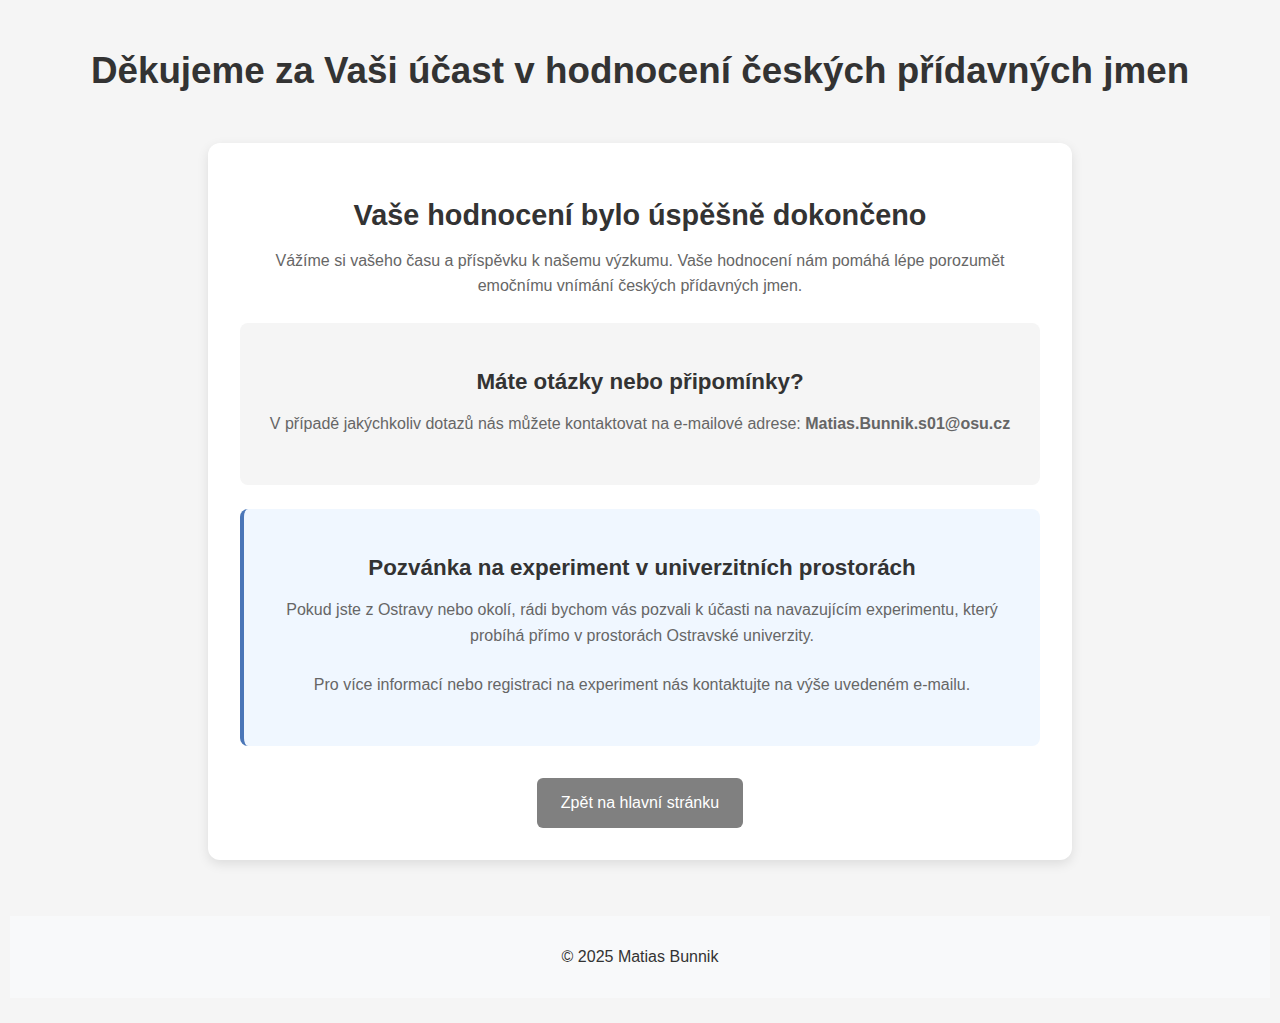
<file: thankyou.html>
<!doctype html>
<html lang="cs">
<head>
    <meta charset="UTF-8">
    <title>Děkujeme za vaši účast - Hodnocení českých přídavných jmen</title>
    <meta name="viewport" content="width=device-width, initial-scale=1.0">
    <link rel="stylesheet" href="styles.css">
    <link rel="icon" href="favicon.ico" type="image/x-icon">
</head>
<body>
    <header>
        <h1>Děkujeme za Vaši účast v hodnocení českých přídavných jmen</h1>
    </header>

    <main>
        <section id="thankyou">
            <h2>Vaše hodnocení bylo úspěšně dokončeno</h2>
            <p>Vážíme si vašeho času a příspěvku k našemu výzkumu. Vaše hodnocení nám pomáhá lépe porozumět emočnímu vnímání českých přídavných jmen.</p>
            
            <div class="info-box">
                <h3>Máte otázky nebo připomínky?</h3>
                <p>V případě jakýchkoliv dotazů nás můžete kontaktovat na e-mailové adrese: <strong>Matias.Bunnik.s01@osu.cz</strong></p>
            </div>
            
            <div class="info-box highlight">
                <h3>Pozvánka na experiment v univerzitních prostorách</h3>
                <p>Pokud jste z Ostravy nebo okolí, rádi bychom vás pozvali k účasti na navazujícím experimentu, který probíhá přímo v prostorách Ostravské univerzity.</p>
                <p>Pro více informací nebo registraci na experiment nás kontaktujte na výše uvedeném e-mailu.</p>
            </div>
            
            <div class="button-container">
                <a href="index.html" class="return-button">Zpět na hlavní stránku</a>
            </div>
        </section>
    </main>

    <footer>
        <p>© 2025 Matias Bunnik</p>
    </footer>
</body>
</html>
</file>
<file: styles.css>
/* Global Variables */
:root {
    --primary-color: #f5f5f5;
    --secondary-color: #bfbfbf;
    --accent-color: #808080;
}

/* General Body Styles */
body {
    font-family: 'Arial', sans-serif;
    background-color: var(--primary-color);
    color: #333;
    margin: 0;
    padding: 2vw;
    display: flex;
    flex-direction: column;
    align-items: center;
    min-height: 100vh;
    overflow-x: hidden;
    overflow-y: auto; /* Přidáno pro scrollování */
}

/* Header Styles */
header {
    text-align: center;
    margin-bottom: 2rem;
}

header h1 {
    color: #333;
    font-size: calc(1.5rem + 1vw);
    margin-bottom: 0.5em;
}

/* Introductory Page (index.html) and Practice Areas */
#intro,
#practiceArea,
#demographicSurvey,
#ratingPage {
    width: 95%;
    max-width: 800px;
    background-color: #ffffff;
    padding: 2rem;
    border-radius: 12px;
    box-shadow: 0 4px 12px rgba(0, 0, 0, 0.1);
    margin-bottom: 1.5rem;
    text-align: center;
}

/* Demographic Survey Specific Styles */
#demographicSurvey h3 {
    font-size: 1.8em;
    margin-bottom: 20px;
}

#demographicSurvey p {
    margin-bottom: 30px;
    color: #666;
}

#demographicSurvey form {
    display: flex;
    flex-direction: column;
    gap: 1.5rem;
}

#demographicSurvey label {
    font-weight: 600;
    color: #333;
    margin-bottom: 5px;
}

#demographicSurvey input[type="number"],
#demographicSurvey input[type="text"],
#demographicSurvey select {
    width: 100%;
    padding: 0.8rem;
    border: 1px solid #ddd;
    border-radius: 6px;
    font-size: 1rem;
    transition: border-color 0.3s ease;
}

#demographicSurvey input:focus,
#demographicSurvey select:focus {
    border-color: var(--accent-color);
    outline: none;
}

#demographicSurvey button {
    padding: 1rem;
    border: none;
    border-radius: 6px;
    font-size: 1rem;
    cursor: pointer;
    transition: background-color 0.3s ease, transform 0.2s ease;
}

#submitDemographicButton {
    background-color: var(--accent-color);
    color: #fff;
}

#submitDemographicButton:hover {
    background-color: #666;
    transform: scale(1.02);
}

#startButton {
    background-color: var(--secondary-color);
    color: #333;
    margin-top: 1rem;
}

#startButton:hover {
    background-color: #999;
}

/* Rating Page Specific Styles */
#ratingWord {
    font-size: 2em;
    margin-bottom: 1.25rem;
}

#controls {
    display: flex;
    flex-wrap: wrap;
    justify-content: center;
    align-items: center;
    gap: 1rem;
    max-width: 600px;
    margin: 0 auto;
}

.control-group {
    display: flex;
    flex-direction: column;
    align-items: center;
    padding: 0.5rem;
    flex: 1 0 30%;
}

.control-group h3 {
    font-size: 1.8em;
    margin-bottom: 0.5rem;
}

.rating-button {
    background-color: var(--secondary-color);
    color: #333;
    border: none;
    border-radius: 5px;
    padding: 0.8rem 1.5rem;
    font-size: calc(0.8rem + 0.5vw);
    width: 100%;
    max-width: 200px;
    cursor: pointer;
    margin: 0.5rem;
    transition: all 0.3s ease;
}

.rating-button.selected {
    background-color: #444444;
    color: white;
}

.rating-button:hover {
    background-color: #666666;
}

.rating-button:focus {
    outline: none;
}

.confirmation-button {
    background-color: #bfbfbf;
    color: white;
    border: none;
    border-radius: 5px;
    padding: 0.8rem 1.2rem;
    cursor: pointer;
    margin-top: 1.5rem;
    transition: all 0.3s ease;
}

.confirmation-button:hover {
    background-color: #808080;
    transform: scale(1.05);
}

.confirmation-button:active {
    background-color: #444444;
    transform: scale(1.02);
}

.confirmation-button:focus {
    outline: none;
}

/* Highlighted Words Styles */
.highlight-word {
    background-color: var(--accent-color);
    color: #fff;
    padding: 1rem;
    border-radius: 8px;
    margin-bottom: 1rem;
    box-shadow: 0 2px 4px rgba(0, 0, 0, 0.1);
}

.highlight-word .test-word {
    font-size: 1.5em;
    font-weight: bold;
    color: #fff;
}

.word-hint {
    font-size: 0.9em;
    color: #fff; /* Changed from #ddd to #fff */
}

/* Footer Styles */
footer {
    text-align: center;
    padding: 1rem;
    background-color: #f8f9fa;
    width: 100%;
    margin-top: 2rem;
}

/* Concept Explanation Block */
.concept-explanation {
    margin: 2rem auto;
    padding: 1.5rem;
    background-color: #ffffff; /* Změněno z #f8f9fa na #ffffff */
    border-radius: 8px;
    box-shadow: 0 2px 4px rgba(0, 0, 0, 0.1);
    max-width: 800px;
}

/* Animace pro zprávy */
@keyframes fadeInOut {
    0%, 100% { opacity: 0; }
    10%, 90% { opacity: 1; }
}

/* Info Icon Styles */
.info-icon {
    display: inline-block;
    width: 1em;
    height: 1em;
}

.info-icon-container {
    position: relative;
    display: inline-block;
}

/* Styl pro tooltip */
.tooltip {
    visibility: hidden;
    width: 200px;
    background-color: #333;
    color: #fff;
    text-align: center;
    border-radius: 6px;
    padding: 0.5em;
    position: absolute;
    z-index: 1;
    bottom: 125%; /* Position the tooltip above the icon */
    left: 50%;
    margin-left: -100px;
    opacity: 0;
    transition: opacity 0.3s;
}

.tooltip::after {
    content: "";
    position: absolute;
    top: 100%;
    left: 50%;
    margin-left: -5px;
    border-width: 5px;
    border-style: solid;
    border-color: #333 transparent transparent transparent;
}

.info-icon-container:hover .tooltip {
    visibility: visible;
    opacity: 1;
}

/* Styl pro vizuální zpětnou vazbu */
.feedback-message {
    position: fixed;
    top: 1.5rem;
    left: 50%;
    transform: translateX(-50%);
    background-color: #4caf50; /* Výchozí: zelená, ale JS to přepíše podle typu */
    color: white;
    padding: 0.8rem 1.5rem;
    border-radius: 8px;
    font-size: 1rem;
    font-weight: 500;
    box-shadow: 0 4px 12px rgba(0, 0, 0, 0.2);
    z-index: 9999;
    max-width: 90vw;
    width: fit-content;
    text-align: center;
    opacity: 0;
    animation: fadeInSlideDown 0.3s ease forwards, fadeOut 0.5s ease 3s forwards;
}

/* Animace pro přirozený nástup a zmizení */
@keyframes fadeInSlideDown {
    from {
        opacity: 0;
        transform: translate(-50%, -20%);
    }
    to {
        opacity: 1;
        transform: translate(-50%, 0%);
    }
}

@keyframes fadeOut {
    to {
        opacity: 0;
    }
}

/* Přidání stylů pro centrování */
.concept-container {
    display: flex;
    justify-content: center;
    align-items: center;
    flex-direction: column;
    margin: 2rem 0;
}

.concept-content {
    max-width: 800px;
    width: 100%;
    background-color: #ffffff;
    padding: 2rem;
    border-radius: 12px;
    box-shadow: 0 4px 12px rgba(0, 0, 0, 0.1);
    text-align: left; /* Změněno na zarovnání doleva */
    font-size: 1rem;
}

.concept-content h3 {
    text-align: center; /* Nadpis zůstane zarovnaný na střed */
    font-size: 1.5em;
    margin-bottom: 1rem;
}

.concept-item h4 {
    font-size: 1.2rem;
    margin-bottom: 0.5rem;
}

.concept-item p {
    margin-bottom: 1rem;
}

.concept-item ul {
    margin-left: 1.5rem;
    list-style-type: disc;
}

/* Responsive Design Adjustments */
@media (max-width: 1024px) {
    header h1 {
        font-size: calc(1.5rem + 1vw);
    }

    .control-group h3 {
        font-size: 1.5em;
    }

    .rating-button {
        font-size: 1rem;
        padding: 0.8rem 1.2rem;
    }
}

@media (max-width: 768px) {
    header h1 {
        font-size: calc(1.2rem + 1vw);
    }

    .control-group h3 {
        font-size: 1.3em;
    }

    .rating-button {
        font-size: 0.9em;
        padding: 0.7rem 1rem;
    }

    #controls {
        flex-direction: column;
    }
}

@media (max-width: 480px) {
    body {
        font-size: 1rem; /* Větší základní písmo */
    }

    header h1 {
        font-size: 1.5rem;
        text-align: center;
    }

    .rating-button {
        font-size: 1rem;
        padding: 14px;
        max-width: 90%;
    }

    .control-group h3 {
        font-size: 1.2rem;
    }

    input, select {
        font-size: 1rem;
        padding: 1rem;
    }

    .submit-button {
        padding: 1rem 1.5rem;
        font-size: 1rem;
    }

    header h1 {
        font-size: 1.5em;
    }

    .control-group h3 {
        font-size: 1.2em;
    }

    .rating-button {
        font-size: 0.8em;
        padding: 0.6rem 1rem;
        max-width: 150px;
    }

    .modal-content {
        width: 90%;
        margin-top: 30%;
    }
}

@media (max-width: 320px) {
    /* Další úpravy pro velmi malé obrazovky */
    #demographicSurvey,
    #practiceArea,
    #ratingPage {
        padding: 1.5rem;
    }

    #controls {
        gap: 0.5rem;
    }
}

/* Blok vysvětlení */
.concept-container {
    display: flex;
    justify-content: center;
    align-items: center;
    flex-direction: column;
    margin: 2rem 0;
}

.concept-content {
    max-width: 800px;
    width: 100%;
    background-color: #ffffff;
    padding: 2rem;
    border-radius: 12px;
    box-shadow: 0 4px 12px rgba(0, 0, 0, 0.1);
    text-align: left;
    font-size: 1rem;
}

.concept-content h3 {
    text-align: center;
    font-size: 1.5em;
    margin-bottom: 1rem;
}

.concept-content ul li {
    margin-bottom: 0.5rem;
    line-height: 1.4;
}

/* Styly pro děkovnou stránku */
#thankyou {
    width: 95%;
    max-width: 800px;
    background-color: #ffffff;
    padding: 2rem;
    border-radius: 12px;
    box-shadow: 0 4px 12px rgba(0, 0, 0, 0.1);
    margin-bottom: 1.5rem;
    text-align: center;
}

#thankyou h2 {
    color: #333;
    font-size: 1.8em;
    margin-bottom: 1rem;
}

#thankyou p {
    color: #666;
    line-height: 1.6;
    margin-bottom: 1.5rem;
}

.info-box {
    background-color: #f5f5f5;
    border-radius: 8px;
    padding: 1.5rem;
    margin: 1.5rem 0;
}

.info-box h3 {
    color: #333;
    font-size: 1.4em;
    margin-bottom: 1rem;
}

.info-box.highlight {
    background-color: #f0f7ff;
    border-left: 4px solid #4a76b8;
}

.button-container {
    margin-top: 2rem;
}

.return-button {
    display: inline-block;
    background-color: var(--accent-color);
    color: white;
    padding: 1rem 1.5rem;
    border-radius: 6px;
    text-decoration: none;
    font-weight: 500;
    transition: all 0.3s ease;
}

.return-button:hover {
    background-color: #666;
    transform: scale(1.02);
}
</file>
